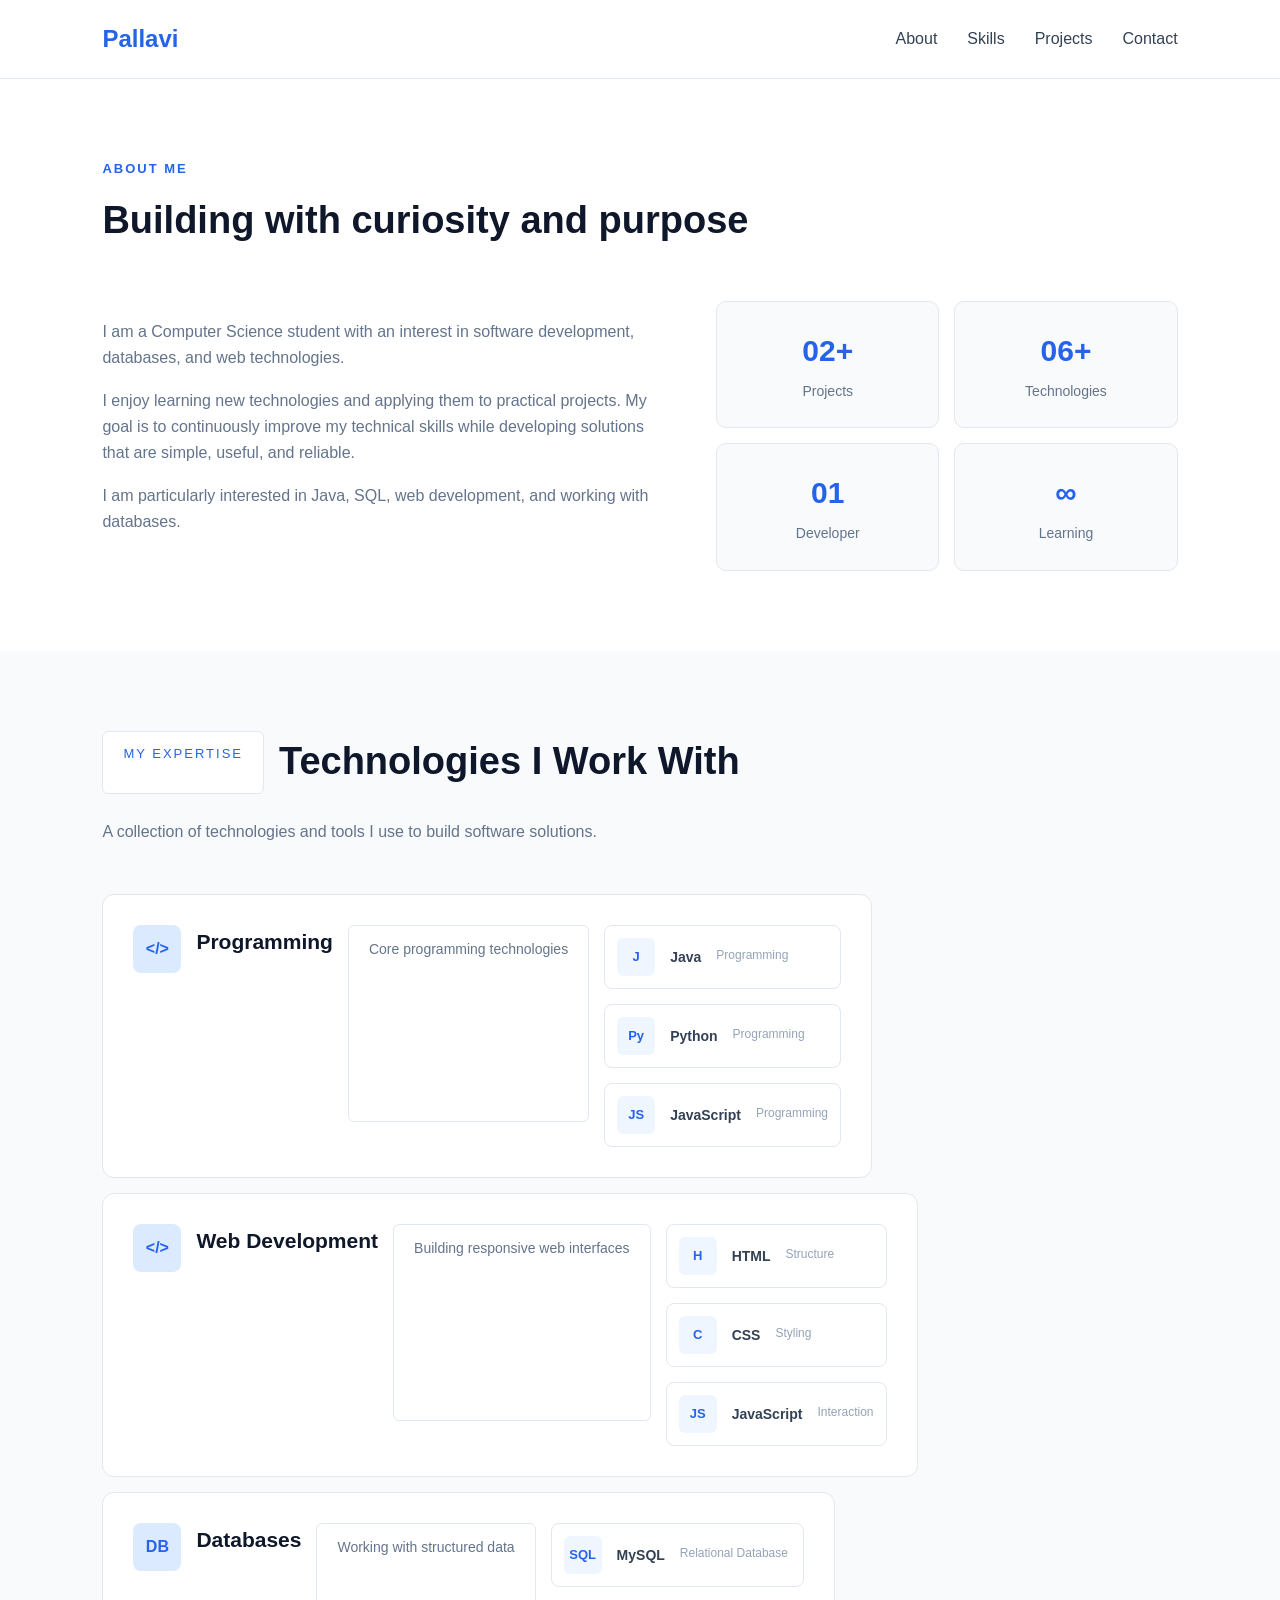
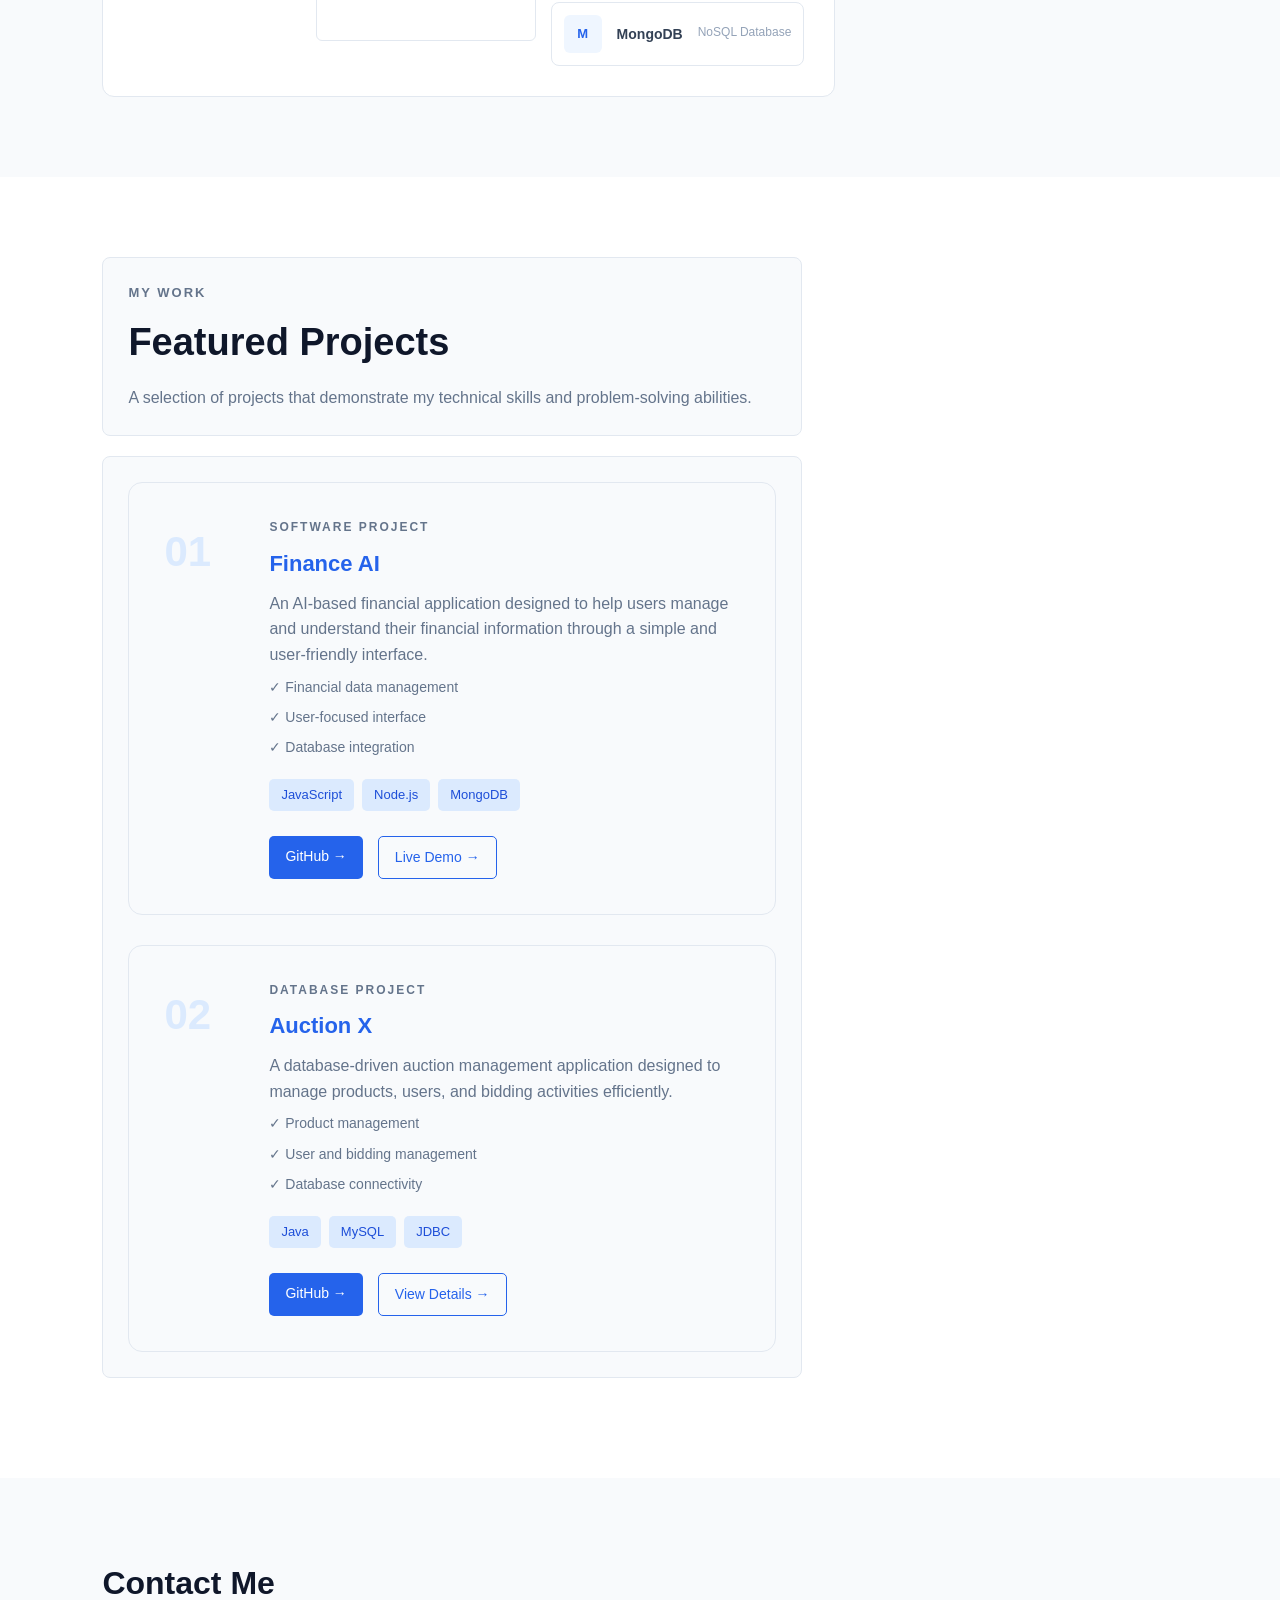
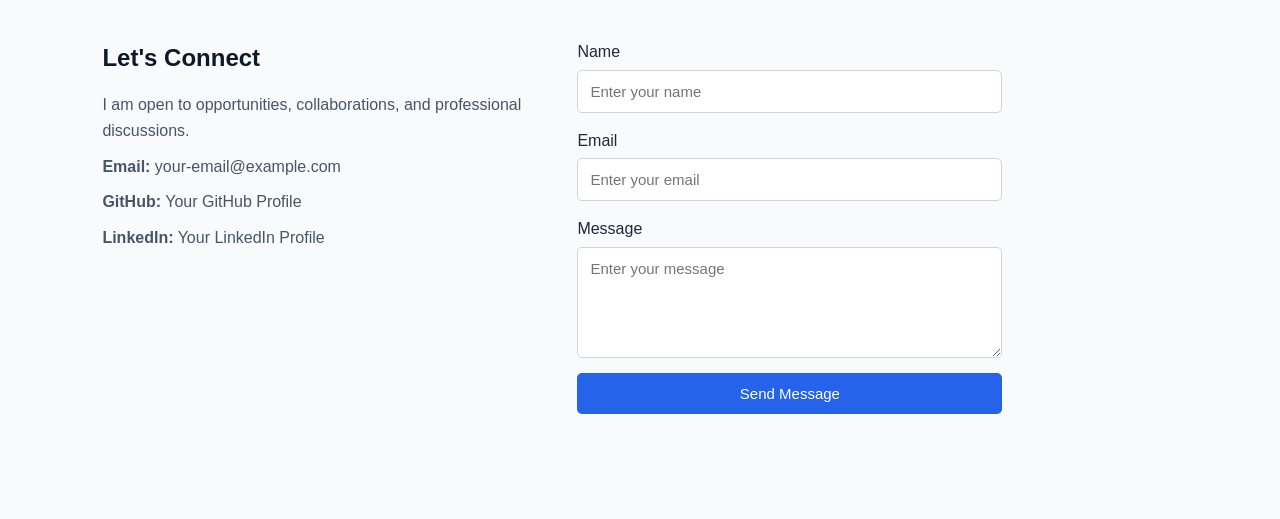
<file: Level-1/Portfolio/index.html>
<!DOCTYPE html>
<html lang="en">
<head>
    <meta charset="UTF-8">
    <meta name="viewport" content="width=device-width, initial-scale=1.0">

    <title>Pallavi | Portfolio</title>

    <link rel="stylesheet" href="style.css">
</head>

<body>

    <!-- Navigation -->
    <nav>
        <div class="logo">Pallavi</div>

        <ul>
            <li><a href="#about">About</a></li>
            <li><a href="#skills">Skills</a></li>
            <li><a href="#projects">Projects</a></li>
            <li><a href="#contact">Contact</a></li>
        </ul>
    </nav>


    <!-- Hero Section -->
<!-- About Section -->
<section id="about" class="about-section">

    <div class="section-heading">
        <p>ABOUT ME</p>
        <h2>Building with curiosity and purpose</h2>
    </div>

    <div class="about-container">

        <div class="about-text">

            <p>
                I am a Computer Science student with an interest in
                software development, databases, and web technologies.
            </p>

            <p>
                I enjoy learning new technologies and applying them
                to practical projects. My goal is to continuously
                improve my technical skills while developing solutions
                that are simple, useful, and reliable.
            </p>

            <p>
                I am particularly interested in Java, SQL, web
                development, and working with databases.
            </p>

        </div>


        <div class="stats-container">

            <div class="stat-card">
                <h3>02+</h3>
                <p>Projects</p>
            </div>

            <div class="stat-card">
                <h3>06+</h3>
                <p>Technologies</p>
            </div>

            <div class="stat-card">
                <h3>01</h3>
                <p>Developer</p>
            </div>

            <div class="stat-card">
                <h3>∞</h3>
                <p>Learning</p>
            </div>

        </div>

    </div>

</section>



   <!-- Skills Section -->
<section id="skills" class="skills-section">

    <div class="section-heading">
        <p>MY EXPERTISE</p>
        <h2>Technologies I Work With</h2>
        <span>
            A collection of technologies and tools I use
            to build software solutions.
        </span>
    </div>


    <div class="skills-grid">

        <!-- Programming -->
        <div class="skill-category">

            <div class="category-icon">
                &lt;/&gt;
            </div>

            <div>
                <h3>Programming</h3>
                <p>Core programming technologies</p>
            </div>

            <div class="technology-list">

                <div class="technology">
                    <div class="tech-icon">J</div>
                    <div>
                        <strong>Java</strong>
                        <small>Programming</small>
                    </div>
                </div>

                <div class="technology">
                    <div class="tech-icon">Py</div>
                    <div>
                        <strong>Python</strong>
                        <small>Programming</small>
                    </div>
                </div>

                <div class="technology">
                    <div class="tech-icon">JS</div>
                    <div>
                        <strong>JavaScript</strong>
                        <small>Programming</small>
                    </div>
                </div>

            </div>

        </div>


        <!-- Web Development -->
        <div class="skill-category">

            <div class="category-icon">
                &lt;/&gt;
            </div>

            <div>
                <h3>Web Development</h3>
                <p>Building responsive web interfaces</p>
            </div>

            <div class="technology-list">

                <div class="technology">
                    <div class="tech-icon">H</div>
                    <div>
                        <strong>HTML</strong>
                        <small>Structure</small>
                    </div>
                </div>

                <div class="technology">
                    <div class="tech-icon">C</div>
                    <div>
                        <strong>CSS</strong>
                        <small>Styling</small>
                    </div>
                </div>

                <div class="technology">
                    <div class="tech-icon">JS</div>
                    <div>
                        <strong>JavaScript</strong>
                        <small>Interaction</small>
                    </div>
                </div>

            </div>

        </div>


        <!-- Databases -->
        <div class="skill-category">

            <div class="category-icon">
                DB
            </div>

            <div>
                <h3>Databases</h3>
                <p>Working with structured data</p>
            </div>

            <div class="technology-list">

                <div class="technology">
                    <div class="tech-icon">SQL</div>
                    <div>
                        <strong>MySQL</strong>
                        <small>Relational Database</small>
                    </div>
                </div>

                <div class="technology">
                    <div class="tech-icon">M</div>
                    <div>
                        <strong>MongoDB</strong>
                        <small>NoSQL Database</small>
                    </div>
                </div>

            </div>

        </div>

    </div>

</section>


    <!-- Projects Section -->
<section id="projects" class="projects-section">

    <div class="section-heading">
        <p>MY WORK</p>
        <h2>Featured Projects</h2>
        <span>
            A selection of projects that demonstrate my
            technical skills and problem-solving abilities.
        </span>
    </div>


    <div class="projects-list">

        <!-- Project 1 -->
        <div class="project-showcase">

            <div class="project-number">
                01
            </div>

            <div class="project-content">

                <p class="project-type">
                    SOFTWARE PROJECT
                </p>

                <h3>Finance AI</h3>

                <p class="project-description">
                    An AI-based financial application designed to
                    help users manage and understand their financial
                    information through a simple and user-friendly
                    interface.
                </p>


                <div class="project-features">

                    <p>✓ Financial data management</p>
                    <p>✓ User-focused interface</p>
                    <p>✓ Database integration</p>

                </div>


                <div class="project-technologies">

                    <span>JavaScript</span>
                    <span>Node.js</span>
                    <span>MongoDB</span>

                </div>


                <div class="project-links">

                    <a href="#" class="project-link">
                        GitHub →
                    </a>

                    <a href="#" class="project-link secondary-link">
                        Live Demo →
                    </a>

                </div>

            </div>

        </div>


        <!-- Project 2 -->
        <div class="project-showcase">

            <div class="project-number">
                02
            </div>

            <div class="project-content">

                <p class="project-type">
                    DATABASE PROJECT
                </p>

                <h3>Auction X</h3>

                <p class="project-description">
                    A database-driven auction management application
                    designed to manage products, users, and bidding
                    activities efficiently.
                </p>


                <div class="project-features">

                    <p>✓ Product management</p>
                    <p>✓ User and bidding management</p>
                    <p>✓ Database connectivity</p>

                </div>


                <div class="project-technologies">

                    <span>Java</span>
                    <span>MySQL</span>
                    <span>JDBC</span>

                </div>


                <div class="project-links">

                    <a href="#" class="project-link">
                        GitHub →
                    </a>

                    <a href="#" class="project-link secondary-link">
                        View Details →
                    </a>

                </div>

            </div>

        </div>

    </div>

</section>


    <!-- Contact Section -->
<section id="contact">
    <h2>Contact Me</h2>

    <div class="contact-container">

        <div class="contact-info">
            <h3>Let's Connect</h3>

            <p>
                I am open to opportunities, collaborations,
                and professional discussions.
            </p>

            <p><strong>Email:</strong> your-email@example.com</p>
            <p><strong>GitHub:</strong> Your GitHub Profile</p>
            <p><strong>LinkedIn:</strong> Your LinkedIn Profile</p>
        </div>


        <form id="contact-form">

            <label for="name">Name</label>
            <input type="text" id="name" placeholder="Enter your name">

            <label for="email">Email</label>
            <input type="email" id="email" placeholder="Enter your email">

            <label for="message">Message</label>
            <textarea id="message" rows="5"
                placeholder="Enter your message"></textarea>

            <button type="submit">Send Message</button>

            <p id="form-message"></p>

        </form>

    </div>
</section>


    <!-- JavaScript -->
    <script src="script.js"></script>

</body>
</html>
</file>
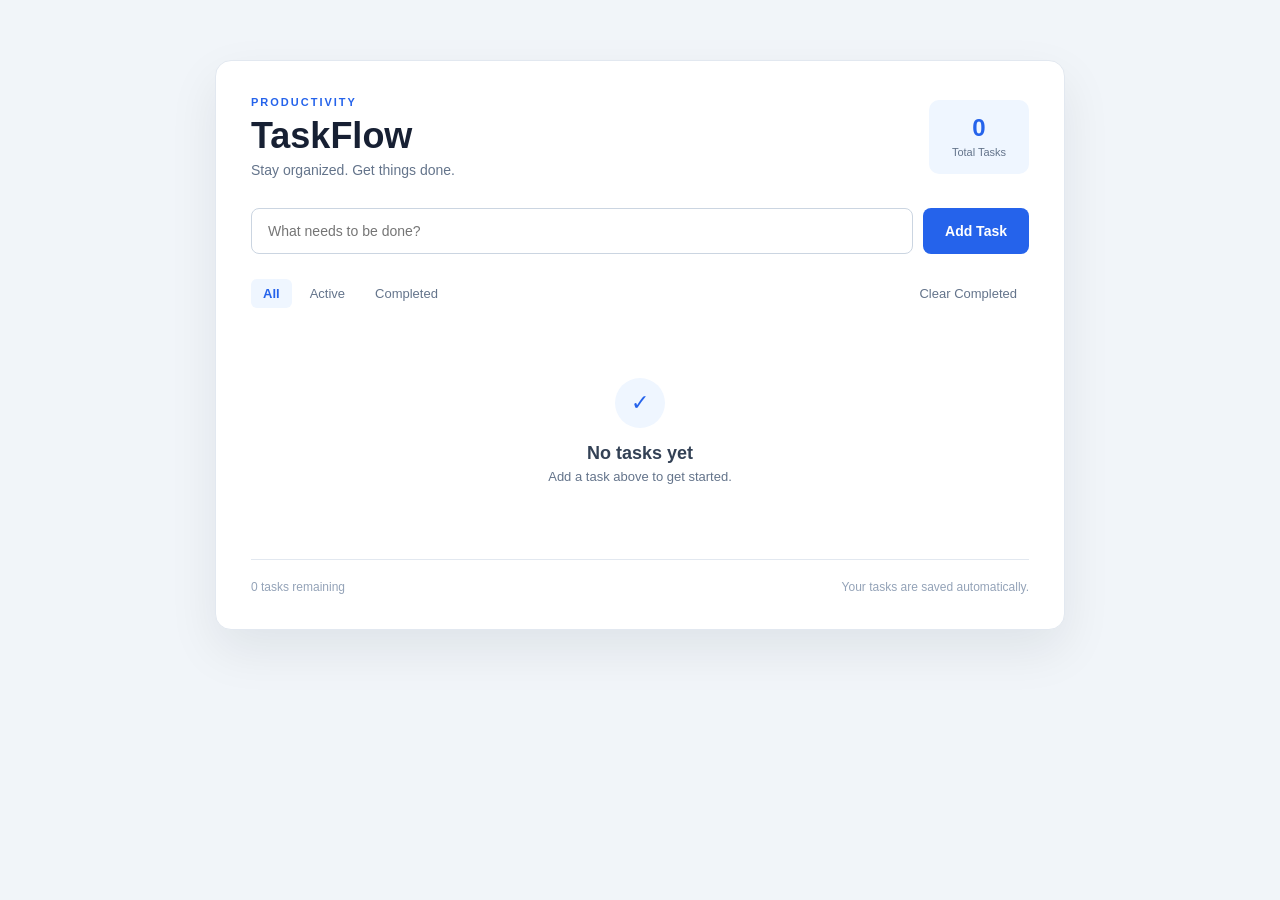
<file: Level-2/TO DO - Task2/index.html>
<!DOCTYPE html>
<html lang="en">

<head>
    <meta charset="UTF-8">

    <meta name="viewport"
          content="width=device-width, initial-scale=1.0">

    <title>TaskFlow | To-Do List</title>

    <link rel="stylesheet" href="style.css">
</head>

<body>

    <main class="app">

        <!-- Header -->
        <header class="app-header">

            <div>
                <p class="label">PRODUCTIVITY</p>

                <h1>TaskFlow</h1>

                <p class="subtitle">
                    Stay organized. Get things done.
                </p>
            </div>

            <div class="task-summary">

                <span id="totalTasks">0</span>

                <small>Total Tasks</small>

            </div>

        </header>


        <!-- Add Task -->
        <section class="task-input-section">

            <input
                type="text"
                id="taskInput"
                placeholder="What needs to be done?"
                autocomplete="off"
            >

            <button id="addTaskBtn">
                Add Task
            </button>

        </section>


        <!-- Filters -->
        <section class="task-controls">

            <div class="filters">

                <button
                    class="filter-btn active"
                    data-filter="all">
                    All
                </button>

                <button
                    class="filter-btn"
                    data-filter="active">
                    Active
                </button>

                <button
                    class="filter-btn"
                    data-filter="completed">
                    Completed
                </button>

            </div>

            <button id="clearCompleted">
                Clear Completed
            </button>

        </section>


        <!-- Task List -->
        <section class="tasks-section">

            <ul id="taskList"></ul>

            <div
                id="emptyState"
                class="empty-state">

                <div class="empty-icon">
                    ✓
                </div>

                <h2>No tasks yet</h2>

                <p>
                    Add a task above to get started.
                </p>

            </div>

        </section>


        <!-- Footer -->
        <footer class="app-footer">

            <span id="remainingTasks">
                0 tasks remaining
            </span>

            <span>
                Your tasks are saved automatically.
            </span>

        </footer>

    </main>


    <script src="script.js"></script>

</body>

</html>
</file>
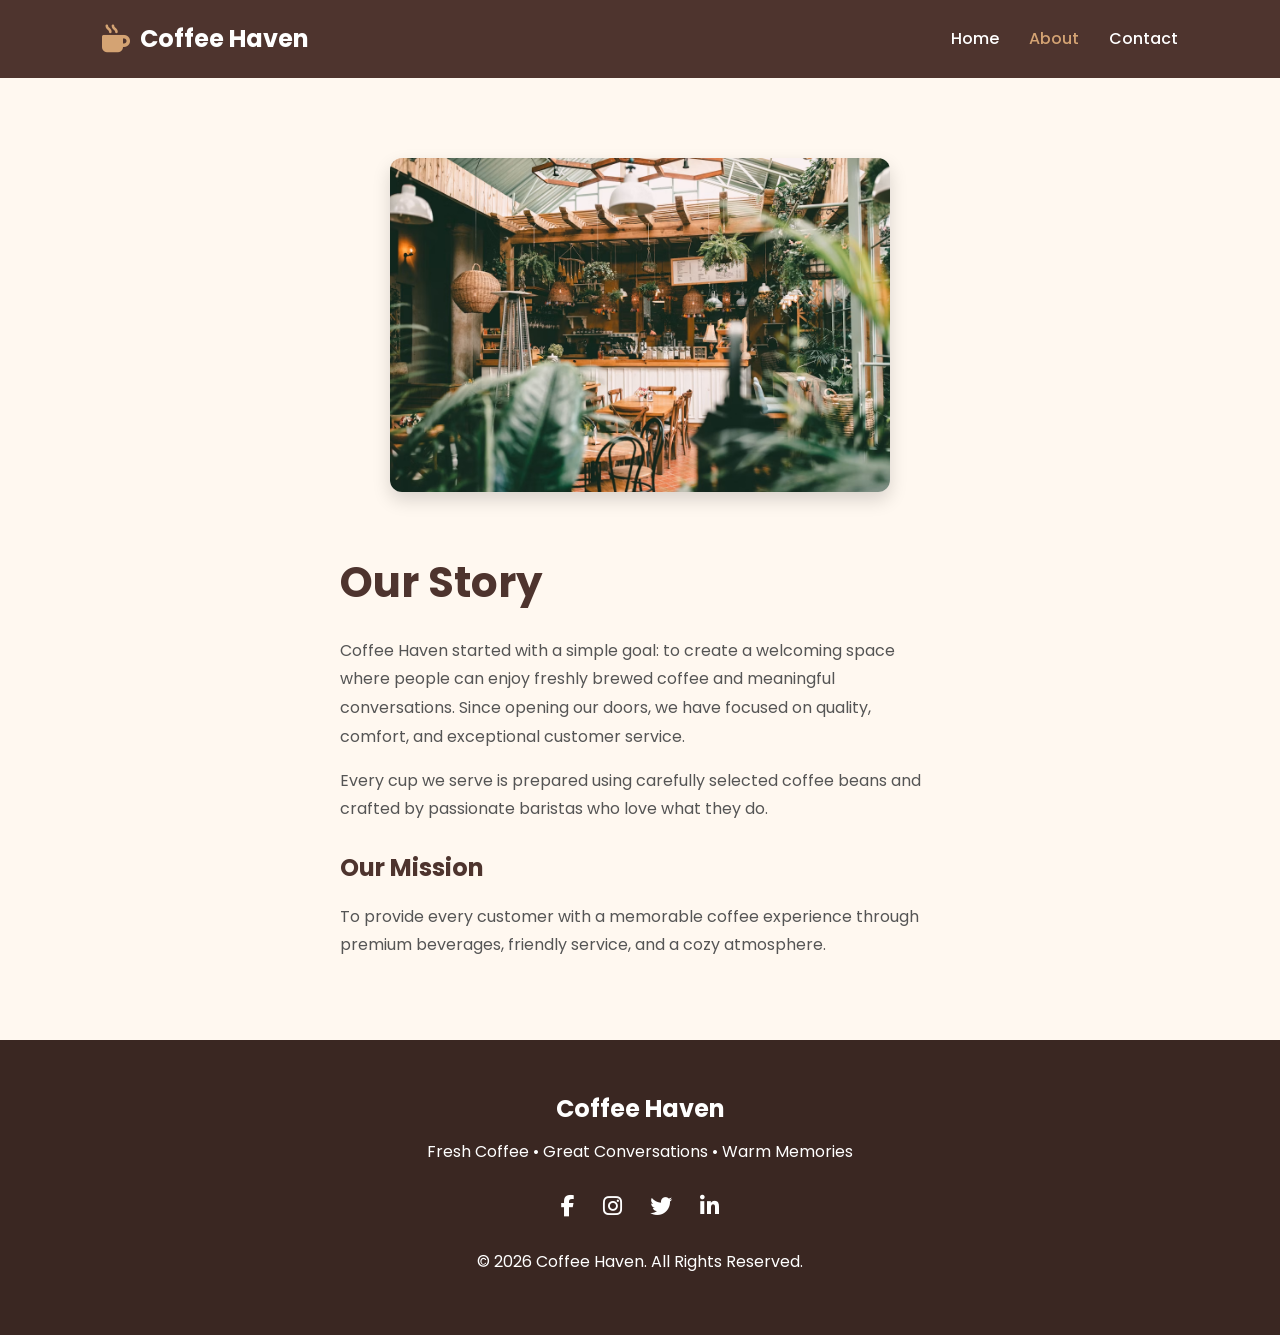
<file: Level-1/Coffee-Haven-Task1/about.html>
<!DOCTYPE html>
<html lang="en">
<head>
    <meta charset="UTF-8">
    <meta name="viewport" content="width=device-width, initial-scale=1.0">
    <title>About - Coffee Haven</title>

    <link rel="stylesheet" href="css/style.css">

    <link rel="preconnect" href="https://fonts.googleapis.com">
    <link rel="preconnect" href="https://fonts.gstatic.com" crossorigin>

    <link href="https://fonts.googleapis.com/css2?family=Poppins:wght@300;400;500;600;700&display=swap" rel="stylesheet">

    <link rel="stylesheet"
    href="https://cdnjs.cloudflare.com/ajax/libs/font-awesome/6.7.2/css/all.min.css">

</head>
<body>

<header>

    <nav class="navbar">

        <div class="logo">
            <i class="fa-solid fa-mug-hot"></i>
            <h2>Coffee Haven</h2>
        </div>

        <ul class="nav-links">
            <li><a href="index.html">Home</a></li>
            <li><a href="about.html" class="active">About</a></li>
            <li><a href="contact.html">Contact</a></li>
        </ul>

    </nav>

</header>

<section class="about-page">

    <div class="about-image">
        <img src="images/shop.jpg" alt="Coffee Shop">
    </div>

    <div class="about-content">

        <h1>Our Story</h1>

        <p>
            Coffee Haven started with a simple goal: to create a welcoming space
            where people can enjoy freshly brewed coffee and meaningful conversations.
            Since opening our doors, we have focused on quality, comfort, and
            exceptional customer service.
        </p>

        <p>
            Every cup we serve is prepared using carefully selected coffee beans
            and crafted by passionate baristas who love what they do.
        </p>

        <h2>Our Mission</h2>

        <p>
            To provide every customer with a memorable coffee experience through
            premium beverages, friendly service, and a cozy atmosphere.
        </p>

    </div>

</section>

<footer>

    <div class="footer-content">

        <h2>Coffee Haven</h2>

        <p>Fresh Coffee • Great Conversations • Warm Memories</p>

        <div class="social-icons">

            <a href="#"><i class="fab fa-facebook-f"></i></a>
            <a href="#"><i class="fab fa-instagram"></i></a>
            <a href="#"><i class="fab fa-twitter"></i></a>
            <a href="#"><i class="fab fa-linkedin-in"></i></a>

        </div>

        <p>© 2026 Coffee Haven. All Rights Reserved.</p>

    </div>

</footer>

</body>
</html>
</file>
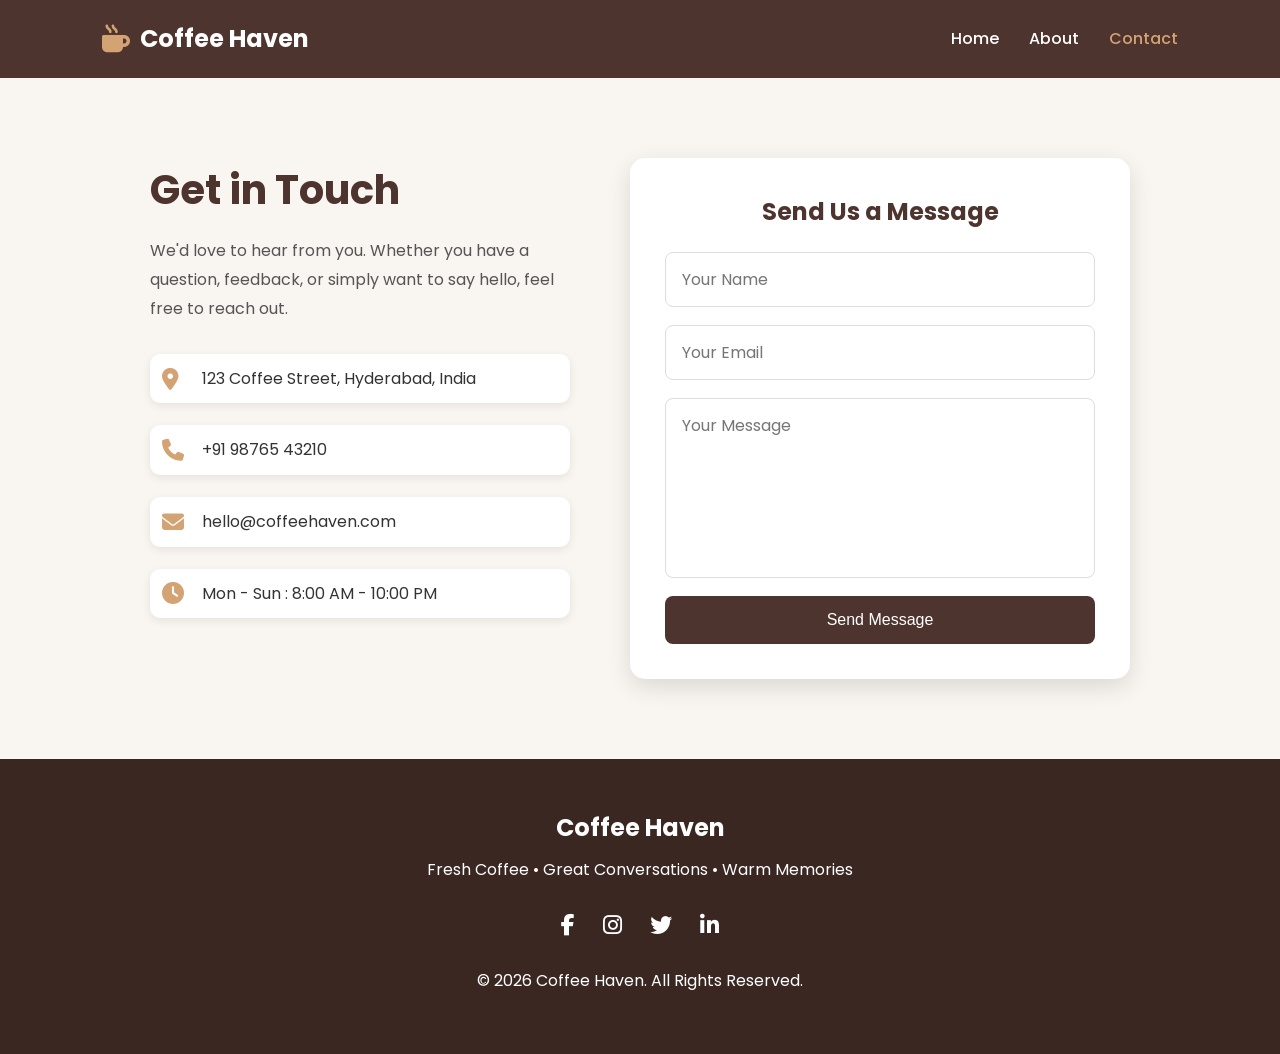
<file: Level-1/Coffee-Haven-Task1/contact.html>
<!DOCTYPE html>
<html lang="en">
<head>
    <meta charset="UTF-8">
    <meta name="viewport" content="width=device-width, initial-scale=1.0">
    <title>Contact - Coffee Haven</title>

    <link rel="stylesheet" href="css/style.css">

    <link rel="preconnect" href="https://fonts.googleapis.com">
    <link rel="preconnect" href="https://fonts.gstatic.com" crossorigin>

    <link href="https://fonts.googleapis.com/css2?family=Poppins:wght@300;400;500;600;700&display=swap" rel="stylesheet">

    <link rel="stylesheet"
    href="https://cdnjs.cloudflare.com/ajax/libs/font-awesome/6.7.2/css/all.min.css">
</head>
<body>

<header>

    <nav class="navbar">

        <div class="logo">
            <i class="fa-solid fa-mug-hot"></i>
            <h2>Coffee Haven</h2>
        </div>

        <ul class="nav-links">
            <li><a href="index.html">Home</a></li>
            <li><a href="about.html">About</a></li>
            <li><a href="contact.html" class="active">Contact</a></li>
        </ul>

    </nav>

</header>

<section class="contact-page">

    <div class="contact-info">

        <h1>Get in Touch</h1>

        <p>
            We'd love to hear from you. Whether you have a question,
            feedback, or simply want to say hello, feel free to reach out.
        </p>

        <div class="info-box">
            <i class="fa-solid fa-location-dot"></i>
            <span>123 Coffee Street, Hyderabad, India</span>
        </div>

        <div class="info-box">
            <i class="fa-solid fa-phone"></i>
            <span>+91 98765 43210</span>
        </div>

        <div class="info-box">
            <i class="fa-solid fa-envelope"></i>
            <span>hello@coffeehaven.com</span>
        </div>

        <div class="info-box">
            <i class="fa-solid fa-clock"></i>
            <span>Mon - Sun : 8:00 AM - 10:00 PM</span>
        </div>

    </div>

    <div class="contact-form">
        <h2>Send Us a Message</h2>

        <form>

            <input type="text" placeholder="Your Name" required>

            <input type="email" placeholder="Your Email" required>

            <textarea rows="6" placeholder="Your Message" required></textarea>

            <button type="submit">Send Message</button>

        </form>

    </div>

</section>

<footer>

    <div class="footer-content">

        <h2>Coffee Haven</h2>

        <p>Fresh Coffee • Great Conversations • Warm Memories</p>

        <div class="social-icons">
            <a href="#"><i class="fab fa-facebook-f"></i></a>
            <a href="#"><i class="fab fa-instagram"></i></a>
            <a href="#"><i class="fab fa-twitter"></i></a>
            <a href="#"><i class="fab fa-linkedin-in"></i></a>
        </div>

        <p>© 2026 Coffee Haven. All Rights Reserved.</p>

    </div>

</footer>

</body>
</html>
</file>
<file: Level-1/Portfolio/style.css>
/* General Reset */
* {
    margin: 0;
    padding: 0;
    box-sizing: border-box;
}

/* Page */
body {
    font-family: Arial, sans-serif;
    background-color: #f8fafc;
    color: #1e293b;
    line-height: 1.6;
}

/* Navigation */
nav {
    background-color: #ffffff;
    display: flex;
    justify-content: space-between;
    align-items: center;
    padding: 20px 8%;
    border-bottom: 1px solid #e2e8f0;
    position: sticky;
    top: 0;
    z-index: 1000;
}

.logo {
    font-size: 24px;
    font-weight: bold;
    color: #2563eb;
}

nav ul {
    display: flex;
    list-style: none;
    gap: 30px;
}

nav ul li a {
    text-decoration: none;
    color: #334155;
    font-weight: 500;
}

nav ul li a:hover {
    color: #2563eb;
}


/* Common Section Styling */
section {
    padding: 80px 8%;
}

section h2 {
    font-size: 32px;
    margin-bottom: 30px;
    color: #0f172a;
}


/* About Section */

.about-section {
    background-color: #ffffff;
}

.about-container {
    display: grid;
    grid-template-columns: 1.2fr 1fr;
    gap: 60px;
    align-items: center;
}

.about-text {
    max-width: 650px;
}

.about-text p {
    color: #64748b;
    font-size: 16px;
    margin-bottom: 18px;
}


/* Statistics */

.stats-container {
    display: grid;
    grid-template-columns: repeat(2, 1fr);
    gap: 15px;
}

.stat-card {
    padding: 25px;

    background-color: #f8fafc;

    border: 1px solid #e2e8f0;
    border-radius: 10px;

    text-align: center;

    transition: transform 0.3s ease;
}

.stat-card:hover {
    transform: translateY(-4px);
}

.stat-card h3 {
    font-size: 30px;
    color: #2563eb;
    margin-bottom: 5px;
}

.stat-card p {
    color: #64748b;
    font-size: 14px;
}

/* Hero Buttons */

.hero-buttons {
    display: flex;
    gap: 15px;
}

.primary-button,
.secondary-button {
    padding: 12px 22px;
    border-radius: 6px;
    text-decoration: none;
    font-weight: 500;
}

.primary-button {
    background-color: #3b82f6;
    color: white;
}

.primary-button:hover {
    background-color: #2563eb;
}

.secondary-button {
    border: 1px solid #64748b;
    color: white;
}

.secondary-button:hover {
    background-color: #1e293b;
}




.developer-card {
    width: 430px;
    height: 320px;
    display: flex;
    align-items: center;
    justify-content: center;
}

.code-window {
    width: 100%;
    background-color: #020617;
    border: 1px solid #334155;
    border-radius: 12px;
    box-shadow: 0 25px 60px rgba(0, 0, 0, 0.35);
    overflow: hidden;
    transform: rotate(2deg);
    transition: transform 0.3s ease;
}

.code-window:hover {
    transform: rotate(0deg) translateY(-5px);
}

.window-header {
    height: 40px;
    display: flex;
    align-items: center;
    gap: 7px;
    padding: 0 15px;
    background-color: #1e293b;
}

.window-header span {
    width: 10px;
    height: 10px;
    border-radius: 50%;
    background-color: #64748b;
}

.code-content {
    padding: 25px;
    font-family: "Courier New", monospace;
    font-size: 15px;
    line-height: 1.8;
    color: #e2e8f0;
}

.code-content p {
    margin: 0;
}

.indent {
    padding-left: 25px;
}

.code-purple {
    color: #c084fc;
}

.code-blue {
    color: #60a5fa;
}

.code-green {
    color: #4ade80;
}
/* Skills Section */
#skills {
    background-color: #f8fafc;
}

#skills div {
    display: flex;
    flex-wrap: wrap;
    gap: 15px;
}

#skills p {
    background-color: #ffffff;
    border: 1px solid #e2e8f0;
    padding: 12px 20px;
    border-radius: 6px;
    font-weight: 500;
}


/* Projects Section */
#projects {
    background-color: #ffffff;
}

#projects > div {
    background-color: #f8fafc;
    border: 1px solid #e2e8f0;
    padding: 25px;
    margin-bottom: 20px;
    border-radius: 8px;
    max-width: 700px;
}

#projects h3 {
    color: #2563eb;
    margin-bottom: 10px;
    font-size: 22px;
}

#projects p {
    color: #64748b;
    margin-bottom: 8px;
}


/* Contact Section */
#contact {
    background-color: #f8fafc;
}

#contact p {
    margin-bottom: 10px;
    color: #475569;
}


/* Mobile Responsive Design */
@media (max-width: 768px) {

    nav {
        flex-direction: column;
        gap: 15px;
    }

    nav ul {
        gap: 15px;
        flex-wrap: wrap;
        justify-content: center;
    }

    #about h1 {
        font-size: 36px;
    }

    section {
        padding: 60px 6%;
    }
}



/* Skills Cards */
.skills-container {
    display: flex;
    gap: 20px;
    flex-wrap: wrap;
}

.skill-card {
    background-color: #ffffff;
    border: 1px solid #e2e8f0;
    padding: 25px;
    border-radius: 8px;
    width: 250px;
}

.skill-card h3 {
    color: #2563eb;
    margin-bottom: 15px;
}

.skill-card p {
    color: #475569;
    margin-bottom: 5px;
}


/* Project Cards */
.projects-container {
    display: flex;
    gap: 25px;
    flex-wrap: wrap;
}

.project-card {
    background-color: #f8fafc;
    border: 1px solid #e2e8f0;
    padding: 25px;
    border-radius: 8px;
    width: 400px;
}

.project-card h3 {
    color: #2563eb;
    font-size: 22px;
    margin-bottom: 12px;
}

.project-card p {
    color: #64748b;
    margin-bottom: 15px;
}


/* Technology Tags */
.technologies {
    display: flex;
    gap: 8px;
    flex-wrap: wrap;
    margin-bottom: 20px;
}

.technologies span {
    background-color: #dbeafe;
    color: #1d4ed8;
    padding: 5px 10px;
    border-radius: 4px;
    font-size: 14px;
}


/* Project Button */
.project-button {
    display: inline-block;
    background-color: #2563eb;
    color: #ffffff;
    padding: 9px 16px;
    border-radius: 5px;
    text-decoration: none;
    font-size: 14px;
}

.project-button:hover {
    background-color: #1d4ed8;
}

/* Contact Section */
#contact {
    background-color: #f8fafc;
}

.contact-container {
    display: flex;
    gap: 50px;
    max-width: 900px;
}

.contact-info {
    flex: 1;
}

.contact-info h3 {
    font-size: 24px;
    margin-bottom: 15px;
    color: #0f172a;
}

.contact-info p {
    color: #64748b;
    margin-bottom: 15px;
}


/* Contact Form */
#contact-form {
    flex: 1;
    display: flex;
    flex-direction: column;
}

#contact-form label {
    margin-bottom: 5px;
    font-weight: 500;
}

#contact-form input,
#contact-form textarea {
    padding: 12px;
    margin-bottom: 15px;
    border: 1px solid #cbd5e1;
    border-radius: 5px;
    font-family: inherit;
    font-size: 15px;
}

#contact-form input:focus,
#contact-form textarea:focus {
    outline: none;
    border-color: #2563eb;
}

#contact-form button {
    background-color: #2563eb;
    color: white;
    border: none;
    padding: 12px;
    border-radius: 5px;
    cursor: pointer;
    font-size: 15px;
}

#contact-form button:hover {
    background-color: #1d4ed8;
}

#form-message {
    margin-top: 15px;
    font-size: 14px;
}


/* Contact Mobile Layout */
@media (max-width: 768px) {

    .contact-container {
        flex-direction: column;
    }

    .project-card {
        width: 100%;
    }

    .skill-card {
        width: 100%;
    }
}

@media (max-width: 768px) {

    .hero {
        flex-direction: column;
        text-align: center;
        padding: 70px 6%;
    }

    .hero-content {
        display: flex;
        flex-direction: column;
        align-items: center;
    }

    .hero h1 {
        font-size: 42px;
    }

    .hero h2 {
        font-size: 22px;
    }

    .hero-buttons {
        justify-content: center;
    }

    .developer-card {
        width: 100%;
        max-width: 430px;
    }
}

@media (max-width: 900px) {

    .skills-grid {
        grid-template-columns: 1fr;
    }

    .hero {
        flex-direction: column;
        text-align: center;
    }

    .hero-content {
        display: flex;
        flex-direction: column;
        align-items: center;
    }

    .developer-card {
        width: 100%;
        max-width: 430px;
    }
}


@media (max-width: 768px) {

    nav {
        padding: 18px 6%;
    }

    nav ul {
        gap: 15px;
    }

    section {
        padding: 65px 6%;
    }

    .hero {
        min-height: auto;
        padding: 70px 6%;
    }

    .hero h1 {
        font-size: 42px;
    }

    .hero h2 {
        font-size: 21px;
    }

    .hero-description {
        font-size: 15px;
    }

    .hero-buttons {
        flex-direction: column;
        width: 100%;
        max-width: 250px;
    }

    .hero-buttons a {
        text-align: center;
    }

    .developer-card {
        height: auto;
    }

    .section-heading h2 {
        font-size: 30px;
    }

    .project-card {
        width: 100%;
    }

    .skill-card {
        width: 100%;
    }

    .contact-container {
        flex-direction: column;
    }
    .project-showcase {
    flex-direction: column;
    gap: 15px;
    padding: 25px;
}

.project-number {
    font-size: 32px;
}

.project-content h3 {
    font-size: 26px;
}

.project-links {
    flex-direction: column;
}

.project-link {
    text-align: center;
}
}

/* Skills Section */

.skills-section {
    background-color: #f8fafc;
}

.section-heading {
    max-width: 700px;
    margin-bottom: 50px;
}

.section-heading p {
    color: #2563eb;
    font-size: 13px;
    font-weight: bold;
    letter-spacing: 2px;
    margin-bottom: 10px;
}

.section-heading h2 {
    font-size: 38px;
    margin-bottom: 12px;
}

.section-heading span {
    color: #64748b;
    font-size: 16px;
}


/* Skills Grid */

.skills-grid {
    display: grid;
    grid-template-columns: repeat(3, 1fr);
    gap: 25px;
}


/* Skill Category */

.skill-category {
    background-color: #ffffff;
    border: 1px solid #e2e8f0;
    border-radius: 12px;
    padding: 30px;

    transition:
        transform 0.3s ease,
        box-shadow 0.3s ease;
}

.skill-category:hover {
    transform: translateY(-6px);

    box-shadow:
        0 15px 30px rgba(15, 23, 42, 0.08);
}


/* Category Icon */

.category-icon {
    width: 48px;
    height: 48px;

    display: flex;
    align-items: center;
    justify-content: center;

    background-color: #dbeafe;
    color: #2563eb;

    border-radius: 8px;

    font-weight: bold;
    font-size: 16px;

    margin-bottom: 20px;
}

.skill-category h3 {
    font-size: 21px;
    color: #0f172a;
    margin-bottom: 5px;
}

.skill-category > div > p {
    color: #64748b;
    font-size: 14px;
    margin-bottom: 25px;
}


/* Technology List */

.technology-list {
    display: flex;
    flex-direction: column;
    gap: 12px;
}


/* Technology Item */

.technology {
    display: flex;
    align-items: center;
    gap: 12px;

    padding: 12px;

    border: 1px solid #e2e8f0;
    border-radius: 8px;

    transition: background-color 0.2s ease;
}

.technology:hover {
    background-color: #f8fafc;
}


/* Technology Icon */

.tech-icon {
    width: 38px;
    height: 38px;

    display: flex;
    align-items: center;
    justify-content: center;

    background-color: #eff6ff;
    color: #2563eb;

    border-radius: 6px;

    font-size: 13px;
    font-weight: bold;
}


/* Technology Text */

.technology strong {
    display: block;
    color: #334155;
    font-size: 14px;
}

.technology small {
    color: #94a3b8;
    font-size: 12px;
}

/* Projects Section */

.projects-section {
    background-color: #ffffff;
}

.projects-list {
    display: flex;
    flex-direction: column;
    gap: 30px;
}


/* Project Showcase Card */

.project-showcase {
    display: flex;
    gap: 35px;

    padding: 35px;

    background-color: #f8fafc;

    border: 1px solid #e2e8f0;
    border-radius: 14px;

    transition:
        transform 0.3s ease,
        box-shadow 0.3s ease;
}

.project-showcase:hover {
    transform: translateY(-5px);

    box-shadow:
        0 20px 40px rgba(15, 23, 42, 0.08);
}


/* Project Number */

.project-number {
    min-width: 70px;

    font-size: 42px;
    font-weight: bold;

    color: #dbeafe;
}


/* Project Content */

.project-content {
    max-width: 800px;
}

.project-type {
    color: #2563eb;
    font-size: 12px;
    font-weight: bold;

    letter-spacing: 2px;

    margin-bottom: 8px;
}

.project-content h3 {
    font-size: 32px;
    color: #0f172a;

    margin-bottom: 15px;
}

.project-description {
    color: #64748b;
    font-size: 16px;

    max-width: 700px;

    margin-bottom: 20px;
}


/* Project Features */

.project-features {
    margin-bottom: 20px;
}

.project-features p {
    color: #475569;
    font-size: 14px;
    margin-bottom: 6px;
}


/* Technology Badges */

.project-technologies {
    display: flex;
    flex-wrap: wrap;

    gap: 8px;

    margin-bottom: 25px;
}

.project-technologies span {
    padding: 6px 12px;

    background-color: #dbeafe;
    color: #1d4ed8;

    border-radius: 5px;

    font-size: 13px;
    font-weight: 500;
}


/* Project Links */

.project-links {
    display: flex;
    gap: 15px;
}

.project-link {
    display: inline-block;

    padding: 9px 16px;

    background-color: #2563eb;
    color: white;

    border-radius: 5px;

    text-decoration: none;

    font-size: 14px;
    font-weight: 500;
}

.project-link:hover {
    background-color: #1d4ed8;
}

.secondary-link {
    background-color: transparent;
    color: #2563eb;

    border: 1px solid #2563eb;
}

.secondary-link:hover {
    background-color: #eff6ff;
}
</file>
<file: Level-2/TO DO - Task2/style.css>
* {
    margin: 0;
    padding: 0;
    box-sizing: border-box;
}

body {
    min-height: 100vh;

    font-family: Arial, Helvetica, sans-serif;

    background-color: #f1f5f9;

    color: #172033;

    display: flex;
    justify-content: center;
    align-items: flex-start;

    padding: 60px 20px;
}

button,
input {
    font-family: inherit;
}

.app {
    width: 100%;
    max-width: 850px;

    background-color: #ffffff;

    border: 1px solid #e2e8f0;

    border-radius: 16px;

    padding: 35px;

    box-shadow:
        0 20px 50px rgba(15, 23, 42, 0.08);
}

.app-header {
    display: flex;

    align-items: center;

    justify-content: space-between;

    gap: 20px;

    margin-bottom: 30px;
}

.label {
    color: #2563eb;

    font-size: 11px;

    font-weight: 700;

    letter-spacing: 2px;

    margin-bottom: 6px;
}

.app-header h1 {
    font-size: 36px;

    line-height: 1.2;

    margin-bottom: 5px;
}

.subtitle {
    color: #64748b;

    font-size: 14px;
}

.task-summary {
    min-width: 100px;

    padding: 14px;

    text-align: center;

    background-color: #eff6ff;

    border-radius: 10px;
}

.task-summary span {
    display: block;

    color: #2563eb;

    font-size: 24px;

    font-weight: 700;
}

.task-summary small {
    color: #64748b;

    font-size: 11px;
}
.task-input-section {
    display: flex;

    gap: 10px;

    margin-bottom: 25px;
}

#taskInput {
    flex: 1;

    padding: 14px 16px;

    border: 1px solid #cbd5e1;

    border-radius: 8px;

    outline: none;

    font-size: 14px;

    color: #172033;

    transition: border-color 0.2s ease;
}

#taskInput:focus {
    border-color: #2563eb;
}

#addTaskBtn {
    padding: 0 22px;

    border: none;

    border-radius: 8px;

    background-color: #2563eb;

    color: #ffffff;

    font-size: 14px;

    font-weight: 600;

    cursor: pointer;

    transition:
        background-color 0.2s ease,
        transform 0.2s ease;
}

#addTaskBtn:hover {
    background-color: #1d4ed8;

    transform: translateY(-1px);
}
.task-controls {
    display: flex;

    align-items: center;

    justify-content: space-between;

    gap: 15px;

    margin-bottom: 20px;
}

.filters {
    display: flex;

    gap: 6px;
}

.filter-btn,
#clearCompleted {
    border: none;

    background: transparent;

    color: #64748b;

    padding: 7px 12px;

    border-radius: 6px;

    font-size: 13px;

    cursor: pointer;
}

.filter-btn:hover,
#clearCompleted:hover {
    background-color: #f1f5f9;
}

.filter-btn.active {
    background-color: #eff6ff;

    color: #2563eb;

    font-weight: 600;
}

#clearCompleted {
    color: #64748b;
}
#taskList {
    list-style: none;

    display: flex;

    flex-direction: column;

    gap: 10px;
}
.task-item {
    display: flex;

    align-items: center;

    gap: 12px;

    padding: 15px;

    border: 1px solid #e2e8f0;

    border-radius: 9px;

    background-color: #ffffff;

    transition:
        background-color 0.2s ease,
        border-color 0.2s ease;
}

.task-item:hover {
    background-color: #f8fafc;

    border-color: #cbd5e1;
}

.task-checkbox {
    width: 18px;
    height: 18px;

    cursor: pointer;

    accent-color: #2563eb;
}
.task-text {
    flex: 1;

    color: #334155;

    font-size: 14px;

    word-break: break-word;
}

.task-item.completed .task-text {
    color: #94a3b8;

    text-decoration: line-through;
}

.task-actions {
    display: flex;

    gap: 5px;
}

.task-actions button {
    border: none;

    background: transparent;

    padding: 6px 8px;

    border-radius: 5px;

    cursor: pointer;

    font-size: 13px;
}

.edit-btn {
    color: #2563eb;
}

.delete-btn {
    color: #ef4444;
}

.task-actions button:hover {
    background-color: #f1f5f9;
}

.empty-state {
    text-align: center;

    padding: 50px 20px;

    color: #64748b;
}

.empty-icon {
    width: 50px;
    height: 50px;

    display: flex;

    align-items: center;
    justify-content: center;

    margin: 0 auto 15px;

    border-radius: 50%;

    background-color: #eff6ff;

    color: #2563eb;

    font-size: 22px;
}

.empty-state h2 {
    color: #334155;

    font-size: 18px;

    margin-bottom: 5px;
}

.empty-state p {
    font-size: 13px;
}

.app-footer {
    display: flex;

    align-items: center;

    justify-content: space-between;

    gap: 15px;

    margin-top: 25px;

    padding-top: 20px;

    border-top: 1px solid #e2e8f0;

    color: #94a3b8;

    font-size: 12px;
}


@media (max-width: 600px) {

    body {
        padding: 20px 12px;
    }

    .app {
        padding: 25px 18px;

        border-radius: 12px;
    }

    .app-header {
        align-items: flex-start;
    }

    .app-header h1 {
        font-size: 30px;
    }

    .task-input-section {
        flex-direction: column;
    }

    #addTaskBtn {
        padding: 13px;
    }

    .task-controls {
        align-items: flex-start;

        flex-direction: column;
    }

    .filters {
        width: 100%;

        justify-content: space-between;
    }

    .filter-btn {
        flex: 1;
    }

    .task-item {
        align-items: flex-start;
    }

    .task-actions {
        flex-direction: column;
    }

    .app-footer {
        flex-direction: column;

        align-items: flex-start;
    }
}

.edit-input {
    flex: 1;

    min-width: 0;

    padding: 8px 10px;

    border: 1px solid #2563eb;

    border-radius: 6px;

    outline: none;

    color: #334155;

    font-size: 14px;
}
</file>
<file: Level-1/Coffee-Haven-Task1/css/style.css>
html {
    scroll-behavior: smooth;
}
* {
    margin: 0;
    padding: 0;
    box-sizing: border-box;
}

body {
    font-family: "Poppins", sans-serif;
    background-color: #fff8f0;
    color: #333;
    line-height: 1.6;
}


.navbar {
    display: flex;
    justify-content: space-between;
    align-items: center;
    padding: 20px 8%;
    background-color: #4e342e;
}

.logo {
    display: flex;
    align-items: center;
    gap: 10px;
    color: white;
}

.logo i {
    font-size: 28px;
    color: #d4a373;
}

.nav-links {
    display: flex;
    list-style: none;
    gap: 30px;
}

.nav-links a {
    color: white;
    text-decoration: none;
    font-weight: 500;
    transition: 0.3s;
}

.nav-links a:hover,
.nav-links .active {
    color: #d4a373;
}


.hero {
    height: 90vh;
    background-image:
        linear-gradient(rgba(0,0,0,0.45),
        rgba(0,0,0,0.45)),
        url("../images/hero.jpg");

    background-size: cover;
    background-position: center;

    display: flex;
    justify-content: center;
    align-items: center;
    text-align: center;
}

.hero-content {
    color: white;
    max-width: 700px;
    padding: 20px;
}

.hero-content h1 {
    font-size: 55px;
    margin-bottom: 20px;
}

.hero-content p {
    font-size: 18px;
    margin-bottom: 30px;
}

.btn {
    display: inline-block;
    background-color: #d4a373;
    color: white;
    text-decoration: none;
    padding: 14px 32px;
    border-radius: 6px;
    transition: 0.3s;
}

.btn:hover {
    background-color: #b97d4b;
}

/* Featured Coffee Section */

.featured {
    padding: 80px 8%;
    text-align: center;
}

.featured h2 {
    font-size: 36px;
    color: #4e342e;
    margin-bottom: 50px;
}

.coffee-container {
    display: flex;
    justify-content: center;
    gap: 30px;
    flex-wrap: wrap;
}

.coffee-card {
    width: 320px;
    background: white;
    border-radius: 12px;
    overflow: hidden;
    box-shadow: 0 5px 15px rgba(0,0,0,0.1);
    transition: transform 0.3s;
}

.coffee-card:hover {
    transform: translateY(-8px);
}

.coffee-card img {
    width: 100%;
    height: 230px;
    object-fit: cover;
}

.coffee-card h3 {
    margin: 18px 0 10px;
    color: #4e342e;
}

.coffee-card p {
    padding: 0 18px 25px;
    color: #666;
}

/* why-us */

.why-us {
    background-color: #f7efe6;
    padding: 80px 8%;
    text-align: center;
}

.why-us h2 {
    font-size: 36px;
    color: #4e342e;
    margin-bottom: 50px;
}

.features {
    display: flex;
    justify-content: center;
    gap: 30px;
    flex-wrap: wrap;
}

.feature-box {
    background: white;
    width: 300px;
    padding: 35px 25px;
    border-radius: 12px;
    box-shadow: 0 5px 12px rgba(0,0,0,0.08);
    transition: transform 0.3s;
}

.feature-box:hover {
    transform: translateY(-8px);
}

.feature-box i {
    font-size: 40px;
    color: #d4a373;
    margin-bottom: 20px;
}

.feature-box h3 {
    margin-bottom: 15px;
    color: #4e342e;
}

.feature-box p {
    color: #666;
}

/* Statistics */

.stats {
    display: flex;
    justify-content: space-around;
    flex-wrap: wrap;
    background-color: #4e342e;
    color: white;
    padding: 60px 8%;
}

.stat {
    text-align: center;
    margin: 20px;
}

.stat h2 {
    font-size: 42px;
    color: #d4a373;
}

.stat p {
    margin-top: 10px;
}

/* Footer */

footer {
    background-color: #3a2722;
    color: white;
    text-align: center;
    padding: 50px 20px;
}

.footer-content h2 {
    margin-bottom: 10px;
}

.footer-content p {
    margin: 10px 0;
}

.social-icons {
    margin: 25px 0;
}

.social-icons a {
    color: white;
    font-size: 22px;
    margin: 0 12px;
    transition: color 0.3s;
}

.social-icons a:hover {
    color: #d4a373;
}


/* About */

.about-page {
    display: flex;
    justify-content: center;
    align-items: center;
    gap: 50px;
    padding: 80px 8%;
    flex-wrap: wrap;
}

.about-image img {
    width: 500px;
    max-width: 100%;
    border-radius: 12px;
    box-shadow: 0 8px 18px rgba(0,0,0,0.15);
}

.about-content {
    max-width: 600px;
}

.about-content h1 {
    font-size: 42px;
    color: #4e342e;
    margin-bottom: 20px;
}

.about-content h2 {
    margin-top: 25px;
    color: #4e342e;
}

.about-content p {
    margin-top: 15px;
    color: #555;
    line-height: 1.8;
}

/* Responsive Design */

@media (max-width: 768px) {

    .navbar {
        flex-direction: column;
        gap: 15px;
        text-align: center;
    }

    .nav-links {
        flex-direction: column;
        gap: 12px;
    }

    .hero-content h1 {
        font-size: 36px;
    }

    .hero-content p {
        font-size: 16px;
    }

    .stats {
        flex-direction: column;
    }

    .about-page,
    .contact-page {
        flex-direction: column;
        text-align: center;
    }

    .contact-form {
        width: 100%;
    }
}

/* Contact Page */

.contact-page {
    display: flex;
    justify-content: center;
    align-items: flex-start;
    gap: 60px;
    padding: 80px 8%;
    background-color: #f9f5f0;
    flex-wrap: wrap;
}

.contact-info {
    flex: 1;
    min-width: 300px;
    max-width: 420px;
}

.contact-info h1 {
    font-size: 40px;
    color: #4e342e;
    margin-bottom: 15px;
}

.contact-info p {
    color: #555;
    margin-bottom: 30px;
    line-height: 1.8;
}

.info-box {
    display: flex;
    align-items: center;
    gap: 15px;
    margin-bottom: 22px;
    padding: 12px;
    background: white;
    border-radius: 10px;
    box-shadow: 0 3px 10px rgba(0,0,0,0.08);
}

.info-box i {
    color: #d4a373;
    font-size: 22px;
    width: 25px;
}

/* Contact Form */

.contact-form {
    flex: 1;
    min-width: 320px;
    max-width: 500px;
    background: white;
    padding: 35px;
    border-radius: 15px;
    box-shadow: 0 8px 25px rgba(0,0,0,0.12);
}

.contact-form h2 {
    color: #4e342e;
    margin-bottom: 20px;
    text-align: center;
}

.contact-form form {
    display: flex;
    flex-direction: column;
    gap: 18px;
}

.contact-form input,
.contact-form textarea {
    width: 100%;
    padding: 14px 16px;
    border: 1px solid #ddd;
    border-radius: 8px;
    font-size: 16px;
    font-family: inherit;
    transition: 0.3s;
    resize: none;
}

.contact-form input:focus,
.contact-form textarea:focus {
    border-color: #d4a373;
    box-shadow: 0 0 8px rgba(212,163,115,0.35);
    outline: none;
}

.contact-form button {
    background: #4e342e;
    color: white;
    border: none;
    padding: 15px;
    font-size: 16px;
    border-radius: 8px;
    cursor: pointer;
    transition: 0.3s;
}

.contact-form button:hover {
    background: #d4a373;
    transform: translateY(-2px);
}
</file>
